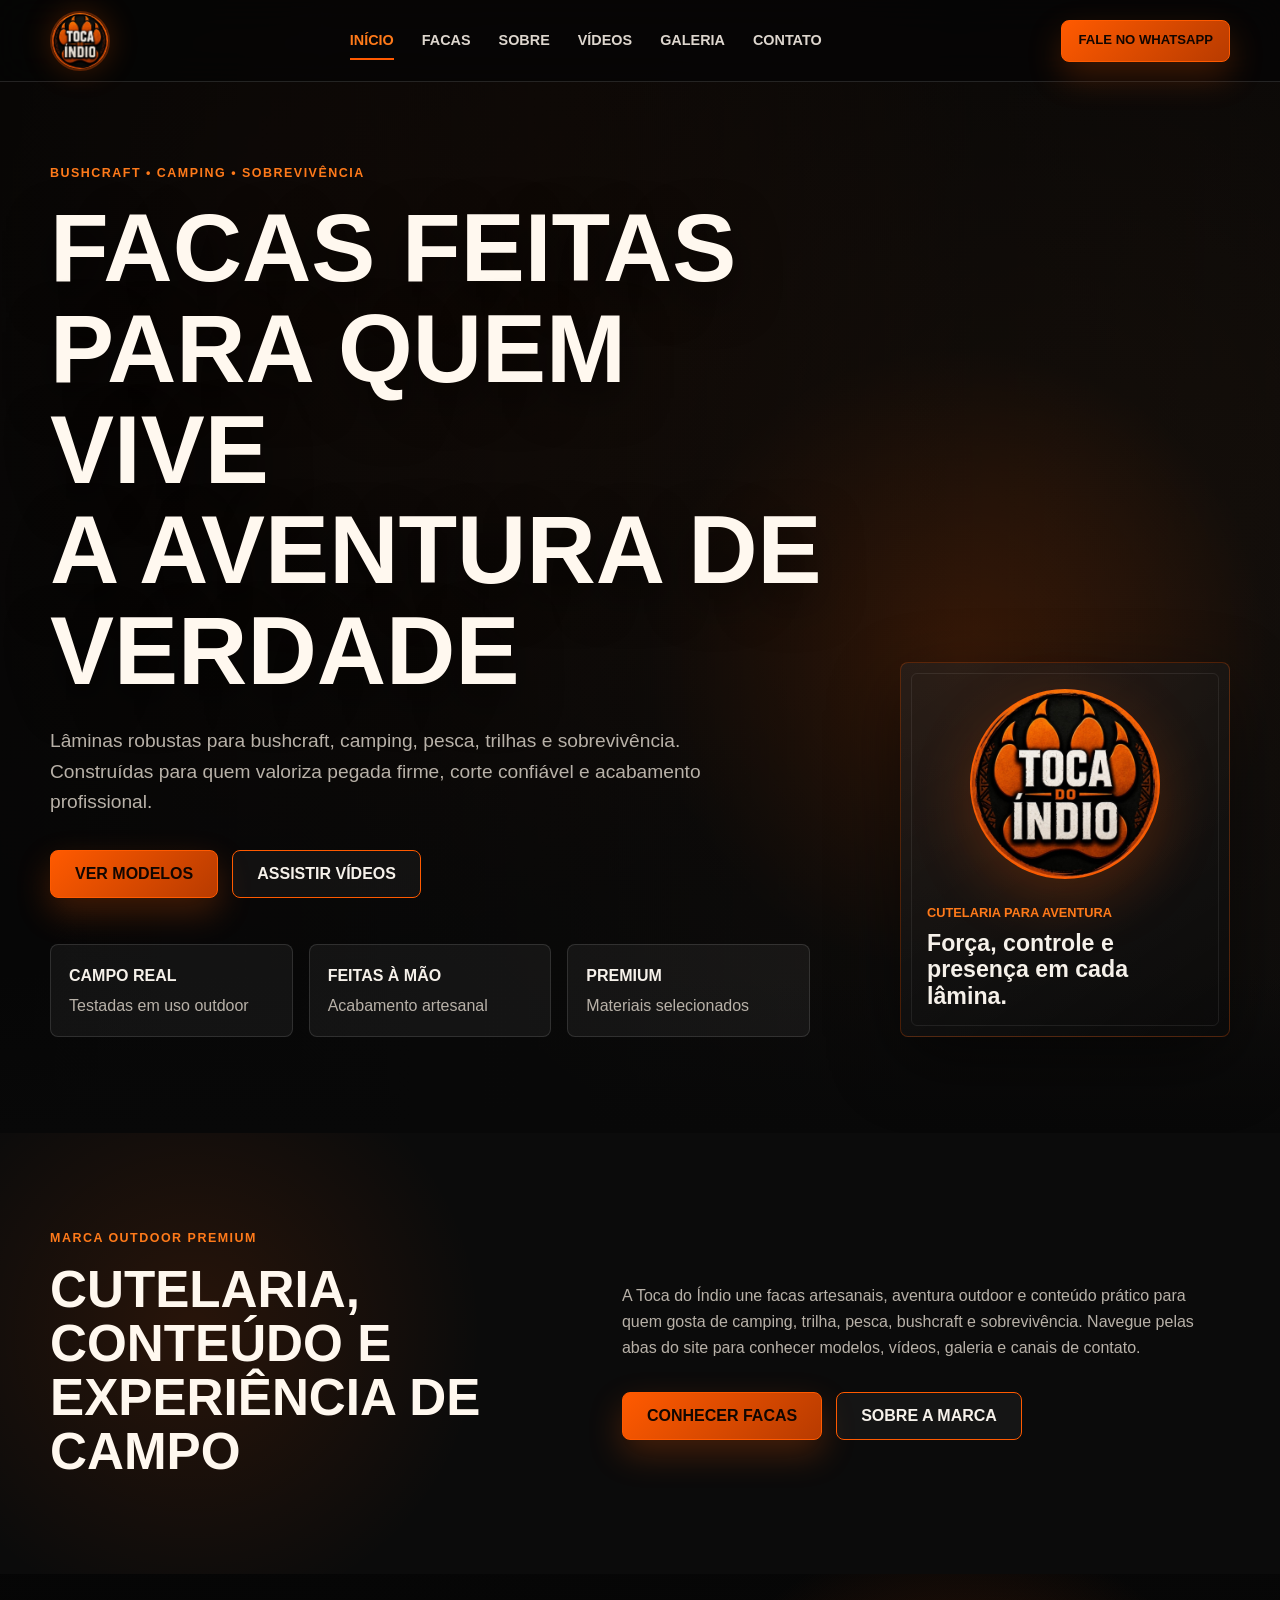
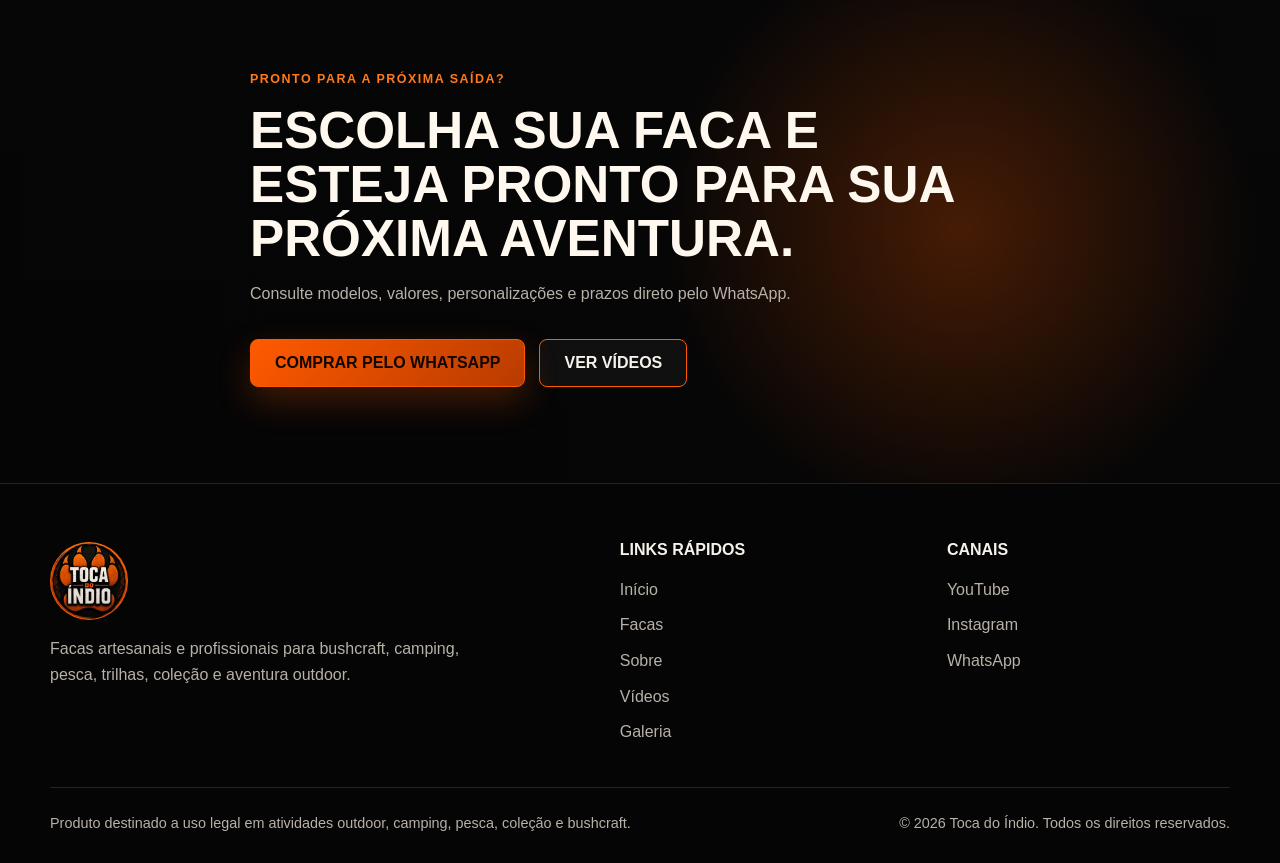
<file: index.html>
<!DOCTYPE html>
<html lang="pt-BR">
<head>
  <meta charset="UTF-8">
  <meta name="viewport" content="width=device-width, initial-scale=1.0">
  <title>Toca do Índio | Facas Artesanais para Bushcraft e Aventura Outdoor</title>
  <meta name="description" content="Facas artesanais e profissionais para bushcraft, camping, pesca, trilhas e sobrevivência. Conheça a Toca do Índio.">
  <meta name="theme-color" content="#0b0b0b">
  <link rel="preconnect" href="https://images.unsplash.com">
  <link rel="stylesheet" href="style.css">
</head>
<body>
  <header class="site-header">
    <nav class="nav container" aria-label="Navegação principal">
      <a class="brand" href="index.html" aria-label="Toca do Índio - Início">
        <img src="logo.jpg" alt="Logo Toca do Índio">
      </a>

      <button class="nav-toggle" type="button" aria-label="Abrir menu" aria-expanded="false" aria-controls="main-menu">
        <span></span>
        <span></span>
        <span></span>
      </button>

      <div class="nav-menu" id="main-menu">
        <a class="active" href="index.html">Início</a>
        <a href="facas.html">Facas</a>
        <a href="sobre.html">Sobre</a>
        <a href="videos.html">Vídeos</a>
        <a href="galeria.html">Galeria</a>
        <a href="contato.html">Contato</a>
      </div>

      <a class="btn btn-small header-cta" href="https://wa.me/5500000000000" target="_blank" rel="noopener">Fale no WhatsApp</a>
    </nav>
  </header>

  <main>
    <section class="hero section" id="inicio">
      <div class="hero-bg" aria-hidden="true"></div>
      <div class="container hero-grid">
        <div class="hero-copy">
          <p class="eyebrow">Bushcraft • Camping • Sobrevivência</p>
          <h1>
            <span>Facas feitas</span>
            <span>para quem vive</span>
            <span>a aventura de</span>
            <span>verdade</span>
          </h1>
          <p class="hero-text">Lâminas robustas para bushcraft, camping, pesca, trilhas e sobrevivência. Construídas para quem valoriza pegada firme, corte confiável e acabamento profissional.</p>
          <div class="hero-actions">
            <a class="btn" href="facas.html">Ver modelos</a>
            <a class="btn btn-outline" href="videos.html">Assistir vídeos</a>
          </div>
          <div class="hero-stats" aria-label="Diferenciais">
            <span><strong>Campo real</strong> Testadas em uso outdoor</span>
            <span><strong>Feitas à mão</strong> Acabamento artesanal</span>
            <span><strong>Premium</strong> Materiais selecionados</span>
          </div>
        </div>

        <aside class="hero-panel" aria-label="Destaque da marca">
          <img src="logo.jpg" alt="Símbolo Toca do Índio">
          <div>
            <p>Cutelaria para aventura</p>
            <strong>Força, controle e presença em cada lâmina.</strong>
          </div>
        </aside>
      </div>
    </section>

    <section class="section home-intro">
      <div class="container split-callout">
        <div class="reveal">
          <p class="eyebrow">Marca outdoor premium</p>
          <h2>Cutelaria, conteúdo e experiência de campo</h2>
        </div>
        <div class="reveal">
          <p>A Toca do Índio une facas artesanais, aventura outdoor e conteúdo prático para quem gosta de camping, trilha, pesca, bushcraft e sobrevivência. Navegue pelas abas do site para conhecer modelos, vídeos, galeria e canais de contato.</p>
          <div class="hero-actions">
            <a class="btn" href="facas.html">Conhecer facas</a>
            <a class="btn btn-outline" href="sobre.html">Sobre a marca</a>
          </div>
        </div>
      </div>
    </section>

    <section class="final-cta section">
      <div class="container final-cta-content reveal">
        <p class="eyebrow">Pronto para a próxima saída?</p>
        <h2>Escolha sua faca e esteja pronto para sua próxima aventura.</h2>
        <p>Consulte modelos, valores, personalizações e prazos direto pelo WhatsApp.</p>
        <div class="hero-actions">
          <a class="btn" href="https://wa.me/5500000000000" target="_blank" rel="noopener">Comprar pelo WhatsApp</a>
          <a class="btn btn-outline" href="videos.html">Ver vídeos</a>
        </div>
      </div>
    </section>
  </main>

  <footer class="site-footer">
    <div class="container footer-grid">
      <div class="footer-brand">
        <img src="logo.jpg" alt="Logo Toca do Índio">
        <p>Facas artesanais e profissionais para bushcraft, camping, pesca, trilhas, coleção e aventura outdoor.</p>
      </div>
      <div class="footer-links">
        <h2>Links rápidos</h2>
        <a href="index.html">Início</a>
        <a href="facas.html">Facas</a>
        <a href="sobre.html">Sobre</a>
        <a href="videos.html">Vídeos</a>
        <a href="galeria.html">Galeria</a>
      </div>
      <div class="footer-links">
        <h2>Canais</h2>
        <a href="https://www.youtube.com/" target="_blank" rel="noopener">YouTube</a>
        <a href="https://www.instagram.com/" target="_blank" rel="noopener">Instagram</a>
        <a href="https://wa.me/5500000000000" target="_blank" rel="noopener">WhatsApp</a>
      </div>
    </div>
    <div class="container footer-bottom">
      <p>Produto destinado a uso legal em atividades outdoor, camping, pesca, coleção e bushcraft.</p>
      <p>© 2026 Toca do Índio. Todos os direitos reservados.</p>
    </div>
  </footer>

  <script src="script.js"></script>
</body>
</html>
</file>
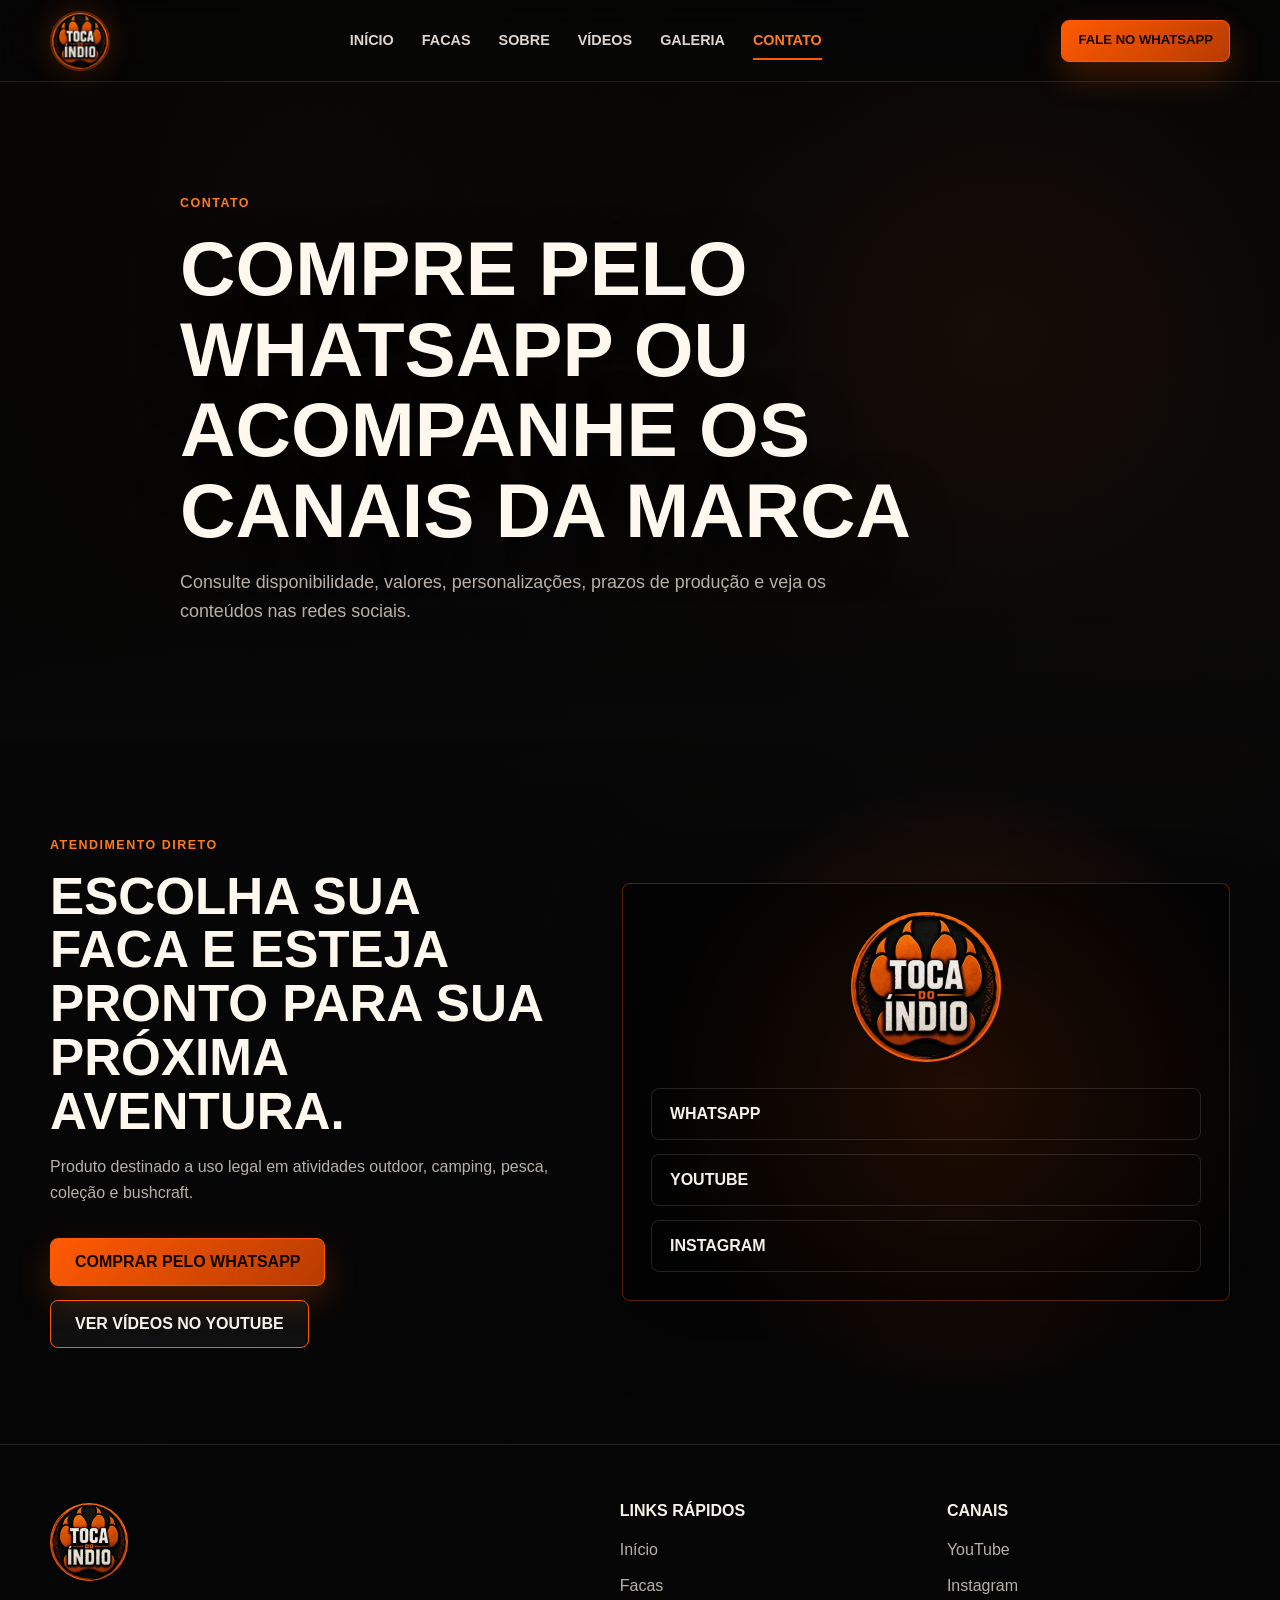
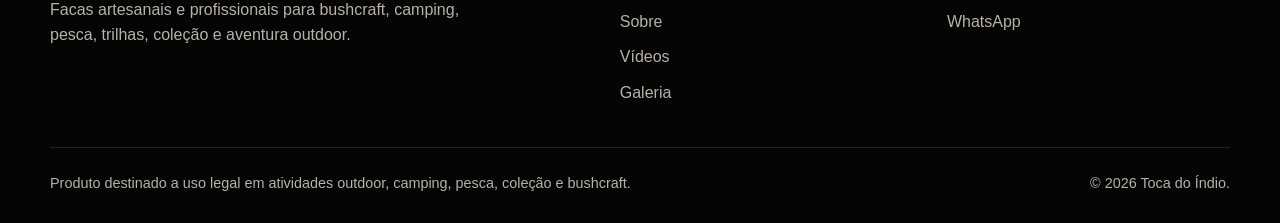
<file: contato.html>
<!DOCTYPE html>
<html lang="pt-BR">
<head>
  <meta charset="UTF-8">
  <meta name="viewport" content="width=device-width, initial-scale=1.0">
  <title>Contato | Toca do Índio</title>
  <meta name="description" content="Fale com a Toca do Índio pelo WhatsApp, YouTube ou Instagram para consultar facas artesanais e profissionais.">
  <link rel="stylesheet" href="style.css">
</head>
<body>
  <header class="site-header">
    <nav class="nav container" aria-label="Navegação principal">
      <a class="brand" href="index.html"><img src="logo.jpg" alt="Logo Toca do Índio"></a>
      <button class="nav-toggle" type="button" aria-label="Abrir menu" aria-expanded="false" aria-controls="main-menu"><span></span><span></span><span></span></button>
      <div class="nav-menu" id="main-menu">
        <a href="index.html">Início</a><a href="facas.html">Facas</a><a href="sobre.html">Sobre</a><a href="videos.html">Vídeos</a><a href="galeria.html">Galeria</a><a class="active" href="contato.html">Contato</a>
      </div>
      <a class="btn btn-small header-cta" href="https://wa.me/5500000000000" target="_blank" rel="noopener">Fale no WhatsApp</a>
    </nav>
  </header>

  <main>
    <section class="page-hero section">
      <div class="container page-hero-content reveal">
        <p class="eyebrow">Contato</p>
        <h1>Compre pelo WhatsApp ou acompanhe os canais da marca</h1>
        <p>Consulte disponibilidade, valores, personalizações, prazos de produção e veja os conteúdos nas redes sociais.</p>
      </div>
    </section>

    <section class="final-cta section">
      <div class="container contact-grid">
        <div class="final-cta-content reveal">
          <p class="eyebrow">Atendimento direto</p>
          <h2>Escolha sua faca e esteja pronto para sua próxima aventura.</h2>
          <p>Produto destinado a uso legal em atividades outdoor, camping, pesca, coleção e bushcraft.</p>
          <div class="hero-actions">
            <a class="btn" href="https://wa.me/5500000000000" target="_blank" rel="noopener">Comprar pelo WhatsApp</a>
            <a class="btn btn-outline" href="https://www.youtube.com/" target="_blank" rel="noopener">Ver vídeos no YouTube</a>
          </div>
        </div>
        <div class="contact-panel reveal">
          <img src="logo.jpg" alt="Logo Toca do Índio">
          <a href="https://wa.me/5500000000000" target="_blank" rel="noopener">WhatsApp</a>
          <a href="https://www.youtube.com/" target="_blank" rel="noopener">YouTube</a>
          <a href="https://www.instagram.com/" target="_blank" rel="noopener">Instagram</a>
        </div>
      </div>
    </section>
  </main>

  <footer class="site-footer">
    <div class="container footer-grid">
      <div class="footer-brand"><img src="logo.jpg" alt="Logo Toca do Índio"><p>Facas artesanais e profissionais para bushcraft, camping, pesca, trilhas, coleção e aventura outdoor.</p></div>
      <div class="footer-links"><h2>Links rápidos</h2><a href="index.html">Início</a><a href="facas.html">Facas</a><a href="sobre.html">Sobre</a><a href="videos.html">Vídeos</a><a href="galeria.html">Galeria</a></div>
      <div class="footer-links"><h2>Canais</h2><a href="https://www.youtube.com/" target="_blank" rel="noopener">YouTube</a><a href="https://www.instagram.com/" target="_blank" rel="noopener">Instagram</a><a href="https://wa.me/5500000000000" target="_blank" rel="noopener">WhatsApp</a></div>
    </div>
    <div class="container footer-bottom"><p>Produto destinado a uso legal em atividades outdoor, camping, pesca, coleção e bushcraft.</p><p>© 2026 Toca do Índio.</p></div>
  </footer>
  <script src="script.js"></script>
</body>
</html>
</file>
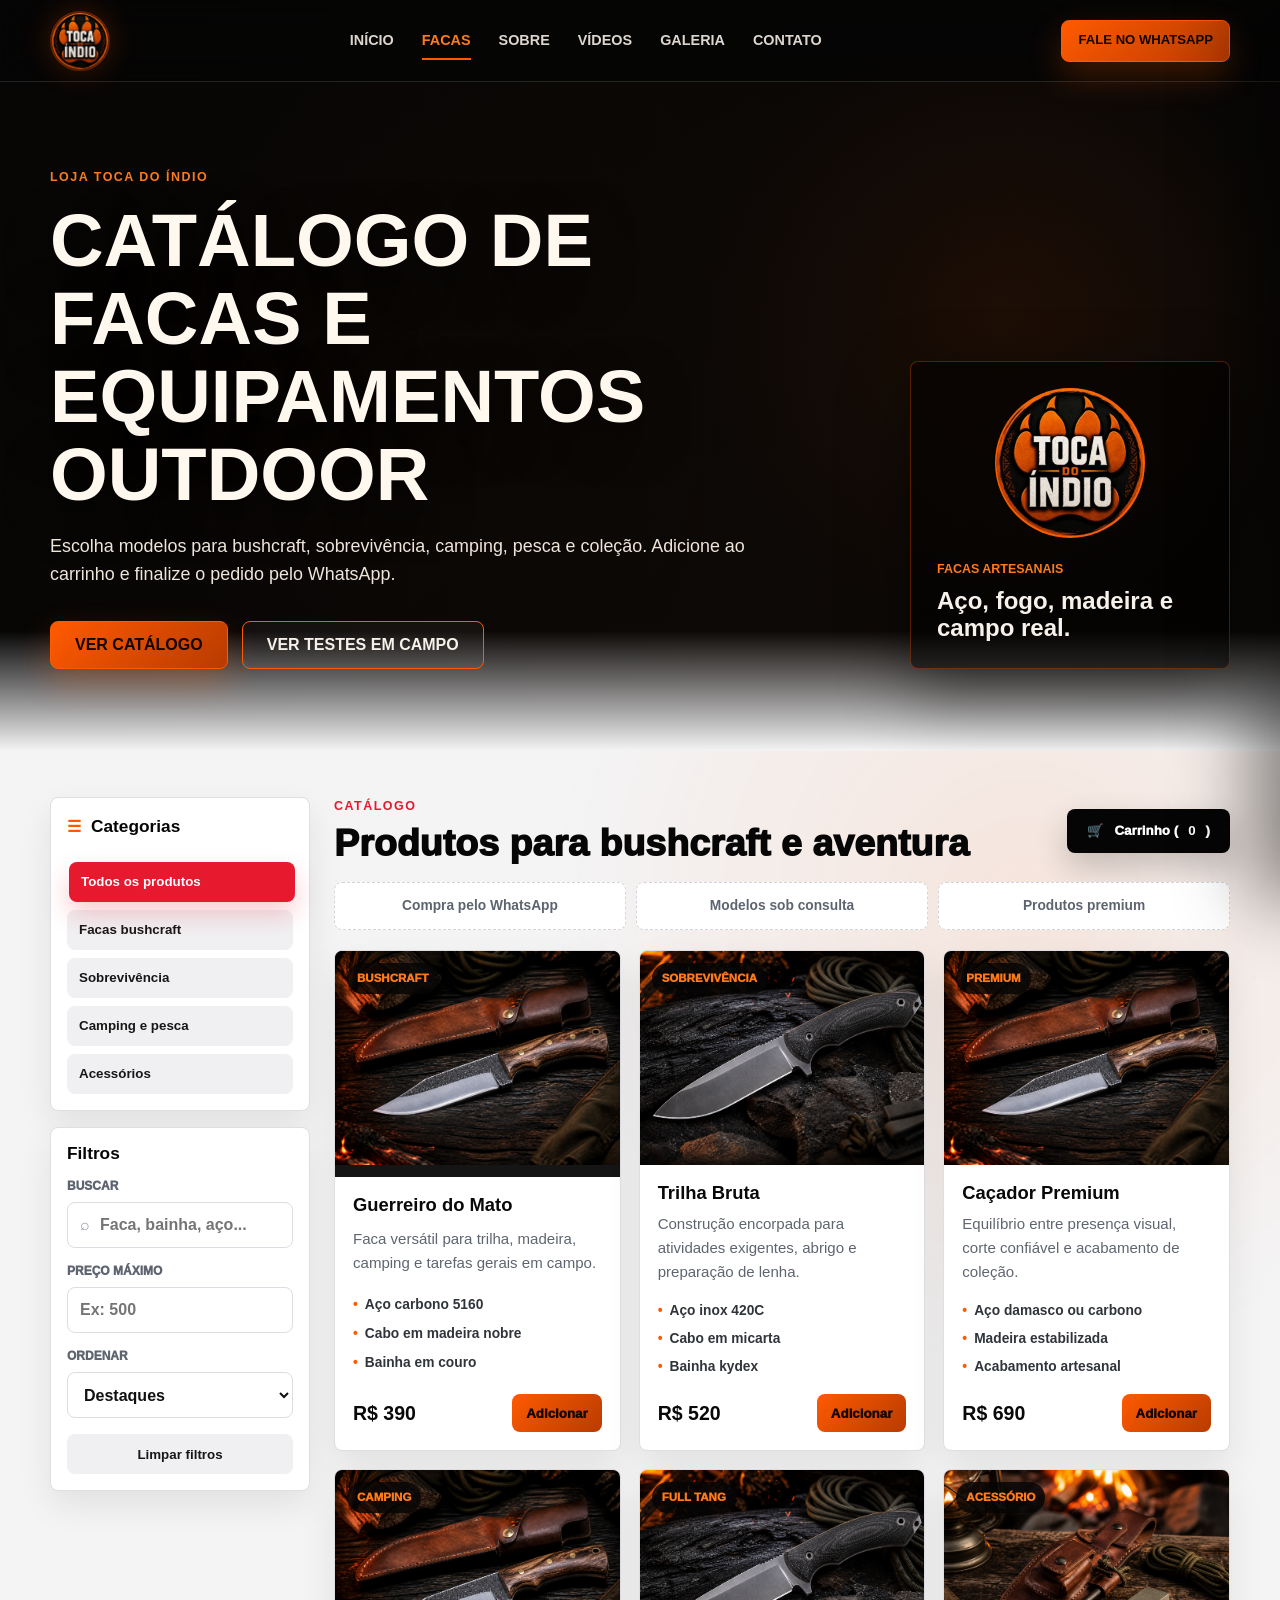
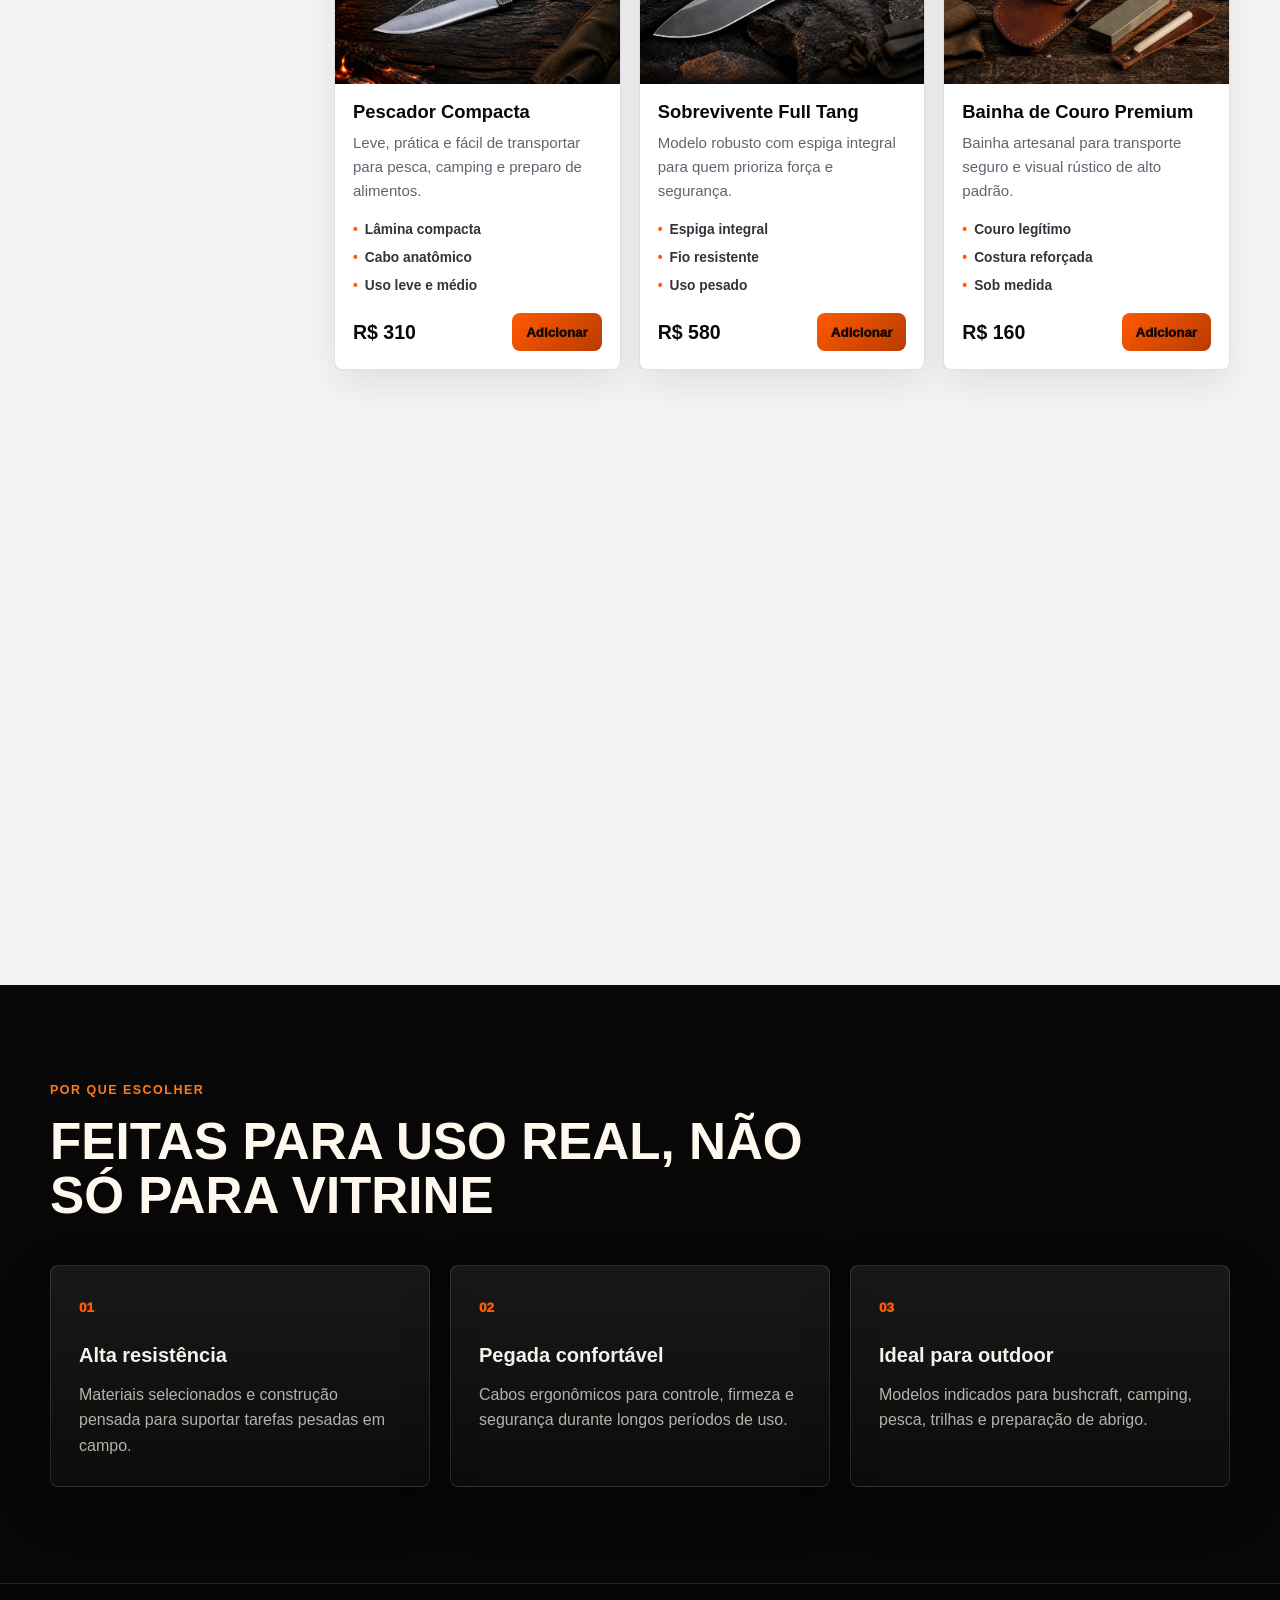
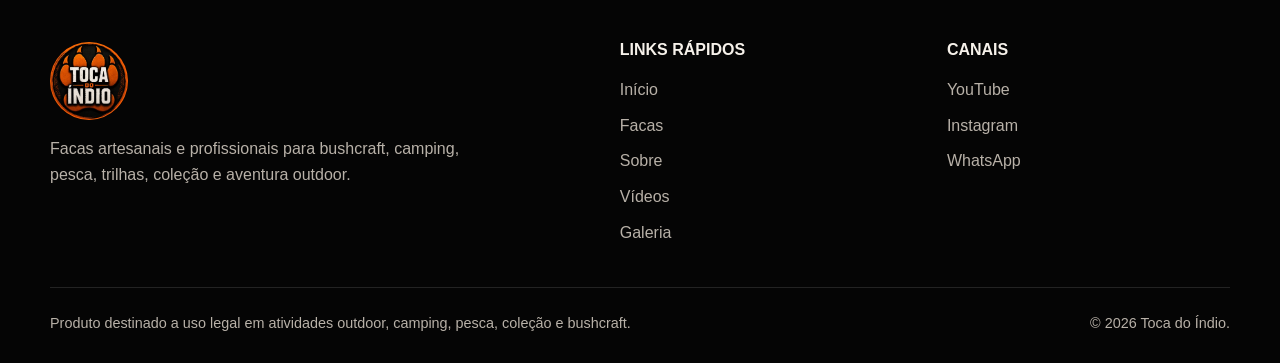
<file: facas.html>
<!DOCTYPE html>
<html lang="pt-BR">
<head>
  <meta charset="UTF-8">
  <meta name="viewport" content="width=device-width, initial-scale=1.0">
  <title>Loja de Facas | Toca do Índio</title>
  <meta name="description" content="Catálogo de facas artesanais, equipamentos outdoor e acessórios da Toca do Índio para bushcraft, camping, pesca e sobrevivência.">
  <link rel="stylesheet" href="style.css">
</head>
<body>
  <header class="site-header">
    <nav class="nav container" aria-label="Navegação principal">
      <a class="brand" href="index.html"><img src="logo.jpg" alt="Logo Toca do Índio"></a>
      <button class="nav-toggle" type="button" aria-label="Abrir menu" aria-expanded="false" aria-controls="main-menu"><span></span><span></span><span></span></button>
      <div class="nav-menu" id="main-menu">
        <a href="index.html">Início</a>
        <a class="active" href="facas.html">Facas</a>
        <a href="sobre.html">Sobre</a>
        <a href="videos.html">Vídeos</a>
        <a href="galeria.html">Galeria</a>
        <a href="contato.html">Contato</a>
      </div>
      <a class="btn btn-small header-cta" href="https://wa.me/5500000000000" target="_blank" rel="noopener">Fale no WhatsApp</a>
    </nav>
  </header>

  <main>
    <section class="shop-hero">
      <div class="container shop-hero-grid">
        <div class="shop-hero-copy reveal">
          <p class="eyebrow">Loja Toca do Índio</p>
          <h1>
            <span>Catálogo de</span>
            <span>facas e</span>
            <span>equipamentos</span>
            <span>outdoor</span>
          </h1>
          <p>Escolha modelos para bushcraft, sobrevivência, camping, pesca e coleção. Adicione ao carrinho e finalize o pedido pelo WhatsApp.</p>
          <div class="hero-actions">
            <a class="btn" href="#catalogo">Ver catálogo</a>
            <a class="btn btn-outline" href="videos.html">Ver testes em campo</a>
          </div>
        </div>
        <div class="shop-hero-card reveal">
          <img src="logo.jpg" alt="Logo Toca do Índio">
          <span>Facas artesanais</span>
          <strong>Aço, fogo, madeira e campo real.</strong>
        </div>
      </div>
    </section>

    <section class="shop-section" id="catalogo">
      <div class="container shop-layout">
        <aside class="shop-sidebar reveal" aria-label="Filtros do catálogo">
          <div class="filter-card">
            <div class="filter-title">
              <span aria-hidden="true">☰</span>
              <h2>Categorias</h2>
            </div>
            <button class="category-btn is-active" type="button" data-category="todos">Todos os produtos</button>
            <button class="category-btn" type="button" data-category="bushcraft">Facas bushcraft</button>
            <button class="category-btn" type="button" data-category="sobrevivencia">Sobrevivência</button>
            <button class="category-btn" type="button" data-category="camping">Camping e pesca</button>
            <button class="category-btn" type="button" data-category="acessorios">Acessórios</button>
          </div>

          <div class="filter-card">
            <div class="filter-title">
              <h2>Filtros</h2>
            </div>
            <label class="field-label" for="shop-search">Buscar</label>
            <div class="input-wrap">
              <span aria-hidden="true">⌕</span>
              <input id="shop-search" type="search" placeholder="Faca, bainha, aço...">
            </div>

            <label class="field-label" for="max-price">Preço máximo</label>
            <input id="max-price" class="filter-input" type="number" min="0" placeholder="Ex: 500">

            <label class="field-label" for="sort-products">Ordenar</label>
            <select id="sort-products" class="filter-input">
              <option value="featured">Destaques</option>
              <option value="price-asc">Menor preço</option>
              <option value="price-desc">Maior preço</option>
              <option value="name">Nome A-Z</option>
            </select>

            <button class="clear-filters" type="button">Limpar filtros</button>
          </div>
        </aside>

        <div class="shop-content">
          <div class="shop-topbar reveal">
            <div>
              <p class="eyebrow">Catálogo</p>
              <h2>Produtos para bushcraft e aventura</h2>
            </div>
            <button class="cart-button" type="button" aria-label="Abrir carrinho">
              <span aria-hidden="true">🛒</span>
              Carrinho (<strong data-cart-count>0</strong>)
            </button>
          </div>

          <div class="shop-highlights reveal" aria-label="Diferenciais da loja">
            <span>Compra pelo WhatsApp</span>
            <span>Modelos sob consulta</span>
            <span>Produtos premium</span>
          </div>

          <div class="catalog-grid" data-product-grid>
            <article class="catalog-card reveal" data-category="bushcraft" data-name="Guerreiro do Mato" data-price="390" data-featured="1">
              <div class="catalog-image">
                <img src="assets/knife-bushcraft.png" alt="Faca artesanal Guerreiro do Mato">
                <span>Bushcraft</span>
              </div>
              <div class="catalog-body">
                <h3>Guerreiro do Mato</h3>
                <p>Faca versátil para trilha, madeira, camping e tarefas gerais em campo.</p>
                <ul>
                  <li>Aço carbono 5160</li>
                  <li>Cabo em madeira nobre</li>
                  <li>Bainha em couro</li>
                </ul>
                <div class="catalog-footer">
                  <strong>R$ 390</strong>
                  <button type="button" class="add-cart" data-name="Guerreiro do Mato" data-price="390">Adicionar</button>
                </div>
              </div>
            </article>

            <article class="catalog-card reveal" data-category="sobrevivencia" data-name="Trilha Bruta" data-price="520" data-featured="2">
              <div class="catalog-image">
                <img src="assets/knife-survival.png" alt="Faca artesanal Trilha Bruta">
                <span>Sobrevivência</span>
              </div>
              <div class="catalog-body">
                <h3>Trilha Bruta</h3>
                <p>Construção encorpada para atividades exigentes, abrigo e preparação de lenha.</p>
                <ul>
                  <li>Aço inox 420C</li>
                  <li>Cabo em micarta</li>
                  <li>Bainha kydex</li>
                </ul>
                <div class="catalog-footer">
                  <strong>R$ 520</strong>
                  <button type="button" class="add-cart" data-name="Trilha Bruta" data-price="520">Adicionar</button>
                </div>
              </div>
            </article>

            <article class="catalog-card reveal" data-category="bushcraft" data-name="Caçador Premium" data-price="690" data-featured="3">
              <div class="catalog-image">
                <img src="assets/knife-bushcraft.png" alt="Faca artesanal Caçador Premium">
                <span>Premium</span>
              </div>
              <div class="catalog-body">
                <h3>Caçador Premium</h3>
                <p>Equilíbrio entre presença visual, corte confiável e acabamento de coleção.</p>
                <ul>
                  <li>Aço damasco ou carbono</li>
                  <li>Madeira estabilizada</li>
                  <li>Acabamento artesanal</li>
                </ul>
                <div class="catalog-footer">
                  <strong>R$ 690</strong>
                  <button type="button" class="add-cart" data-name="Caçador Premium" data-price="690">Adicionar</button>
                </div>
              </div>
            </article>

            <article class="catalog-card reveal" data-category="camping" data-name="Pescador Compacta" data-price="310" data-featured="4">
              <div class="catalog-image">
                <img src="assets/knife-bushcraft.png" alt="Faca compacta para pesca e camping">
                <span>Camping</span>
              </div>
              <div class="catalog-body">
                <h3>Pescador Compacta</h3>
                <p>Leve, prática e fácil de transportar para pesca, camping e preparo de alimentos.</p>
                <ul>
                  <li>Lâmina compacta</li>
                  <li>Cabo anatômico</li>
                  <li>Uso leve e médio</li>
                </ul>
                <div class="catalog-footer">
                  <strong>R$ 310</strong>
                  <button type="button" class="add-cart" data-name="Pescador Compacta" data-price="310">Adicionar</button>
                </div>
              </div>
            </article>

            <article class="catalog-card reveal" data-category="sobrevivencia" data-name="Sobrevivente Full Tang" data-price="580" data-featured="5">
              <div class="catalog-image">
                <img src="assets/knife-survival.png" alt="Faca full tang para sobrevivência">
                <span>Full Tang</span>
              </div>
              <div class="catalog-body">
                <h3>Sobrevivente Full Tang</h3>
                <p>Modelo robusto com espiga integral para quem prioriza força e segurança.</p>
                <ul>
                  <li>Espiga integral</li>
                  <li>Fio resistente</li>
                  <li>Uso pesado</li>
                </ul>
                <div class="catalog-footer">
                  <strong>R$ 580</strong>
                  <button type="button" class="add-cart" data-name="Sobrevivente Full Tang" data-price="580">Adicionar</button>
                </div>
              </div>
            </article>

            <article class="catalog-card reveal" data-category="acessorios" data-name="Bainha de Couro Premium" data-price="160" data-featured="6">
              <div class="catalog-image">
                <img src="assets/kit-acessorios.png" alt="Bainha de couro premium">
                <span>Acessório</span>
              </div>
              <div class="catalog-body">
                <h3>Bainha de Couro Premium</h3>
                <p>Bainha artesanal para transporte seguro e visual rústico de alto padrão.</p>
                <ul>
                  <li>Couro legítimo</li>
                  <li>Costura reforçada</li>
                  <li>Sob medida</li>
                </ul>
                <div class="catalog-footer">
                  <strong>R$ 160</strong>
                  <button type="button" class="add-cart" data-name="Bainha de Couro Premium" data-price="160">Adicionar</button>
                </div>
              </div>
            </article>

            <article class="catalog-card reveal" data-category="acessorios" data-name="Kit Afiação de Campo" data-price="120" data-featured="7">
              <div class="catalog-image">
                <img src="assets/kit-acessorios.png" alt="Kit de afiação de campo">
                <span>Acessório</span>
              </div>
              <div class="catalog-body">
                <h3>Kit Afiação de Campo</h3>
                <p>Compacto para manter o fio em dia durante trilhas, pescarias e acampamentos.</p>
                <ul>
                  <li>Uso portátil</li>
                  <li>Para manutenção</li>
                  <li>Ideal para mochila</li>
                </ul>
                <div class="catalog-footer">
                  <strong>R$ 120</strong>
                  <button type="button" class="add-cart" data-name="Kit Afiação de Campo" data-price="120">Adicionar</button>
                </div>
              </div>
            </article>

            <article class="catalog-card reveal" data-category="camping" data-name="Kit Fogo e Abrigo" data-price="210" data-featured="8">
              <div class="catalog-image">
                <img src="assets/kit-acessorios.png" alt="Kit fogo e abrigo para camping">
                <span>Outdoor</span>
              </div>
              <div class="catalog-body">
                <h3>Kit Fogo e Abrigo</h3>
                <p>Conjunto de apoio para saídas outdoor, fogueira, camping e montagem de abrigo.</p>
                <ul>
                  <li>Pederneira</li>
                  <li>Paracord</li>
                  <li>Bolsa compacta</li>
                </ul>
                <div class="catalog-footer">
                  <strong>R$ 210</strong>
                  <button type="button" class="add-cart" data-name="Kit Fogo e Abrigo" data-price="210">Adicionar</button>
                </div>
              </div>
            </article>
          </div>

          <div class="empty-state" data-empty-state>
            Nenhum produto encontrado nesse filtro.
          </div>
        </div>
      </div>
    </section>

    <section class="section benefits">
      <div class="container">
        <div class="section-heading reveal">
          <p class="eyebrow">Por que escolher</p>
          <h2>Feitas para uso real, não só para vitrine</h2>
        </div>
        <div class="benefit-grid">
          <article class="benefit-card reveal"><span>01</span><h3>Alta resistência</h3><p>Materiais selecionados e construção pensada para suportar tarefas pesadas em campo.</p></article>
          <article class="benefit-card reveal"><span>02</span><h3>Pegada confortável</h3><p>Cabos ergonômicos para controle, firmeza e segurança durante longos períodos de uso.</p></article>
          <article class="benefit-card reveal"><span>03</span><h3>Ideal para outdoor</h3><p>Modelos indicados para bushcraft, camping, pesca, trilhas e preparação de abrigo.</p></article>
        </div>
      </div>
    </section>
  </main>

  <div class="cart-overlay" data-cart-overlay></div>
  <aside class="cart-drawer" data-cart-drawer aria-label="Carrinho de compras" aria-hidden="true">
    <div class="cart-head">
      <div>
        <p class="eyebrow">Pedido</p>
        <h2>Carrinho</h2>
      </div>
      <button type="button" class="cart-close" data-cart-close aria-label="Fechar carrinho">×</button>
    </div>
    <div class="cart-items" data-cart-items>
      <p class="cart-empty">Seu carrinho está vazio.</p>
    </div>
    <div class="cart-summary">
      <span>Total estimado</span>
      <strong data-cart-total>R$ 0</strong>
    </div>
    <a class="btn cart-checkout" data-cart-checkout href="https://wa.me/5500000000000" target="_blank" rel="noopener">Finalizar pelo WhatsApp</a>
  </aside>

  <footer class="site-footer">
    <div class="container footer-grid">
      <div class="footer-brand"><img src="logo.jpg" alt="Logo Toca do Índio"><p>Facas artesanais e profissionais para bushcraft, camping, pesca, trilhas, coleção e aventura outdoor.</p></div>
      <div class="footer-links"><h2>Links rápidos</h2><a href="index.html">Início</a><a href="facas.html">Facas</a><a href="sobre.html">Sobre</a><a href="videos.html">Vídeos</a><a href="galeria.html">Galeria</a></div>
      <div class="footer-links"><h2>Canais</h2><a href="https://www.youtube.com/" target="_blank" rel="noopener">YouTube</a><a href="https://www.instagram.com/" target="_blank" rel="noopener">Instagram</a><a href="https://wa.me/5500000000000" target="_blank" rel="noopener">WhatsApp</a></div>
    </div>
    <div class="container footer-bottom"><p>Produto destinado a uso legal em atividades outdoor, camping, pesca, coleção e bushcraft.</p><p>© 2026 Toca do Índio.</p></div>
  </footer>
  <script src="script.js"></script>
</body>
</html>
</file>
<file: style.css>
:root {
  --black: #050505;
  --black-soft: #0d0d0d;
  --charcoal: #161616;
  --steel: #262626;
  --steel-light: #3a3a3a;
  --orange: #ff5a00;
  --orange-soft: #ff7a1a;
  --ember: #b83b00;
  --white: #f6f1ea;
  --muted: #b8b1a8;
  --line: rgba(255, 255, 255, 0.12);
  --shadow: 0 24px 70px rgba(0, 0, 0, 0.48);
  --radius: 8px;
  --max-width: 1180px;
  --header-height: 82px;
  font-family: Inter, "Segoe UI", Roboto, Arial, sans-serif;
}

* {
  box-sizing: border-box;
}

html {
  scroll-behavior: smooth;
}

body {
  margin: 0;
  background:
    radial-gradient(circle at 20% 10%, rgba(255, 90, 0, 0.16), transparent 30%),
    radial-gradient(circle at 80% 20%, rgba(255, 122, 26, 0.09), transparent 34%),
    linear-gradient(180deg, #080808 0%, #101010 42%, #050505 100%);
  color: var(--white);
  line-height: 1.6;
  overflow-x: hidden;
}

html {
  overflow-x: hidden;
}

body.menu-open {
  overflow: hidden;
}

img {
  display: block;
  max-width: 100%;
}

a {
  color: inherit;
  text-decoration: none;
}

.container {
  width: min(calc(100% - 40px), var(--max-width));
  margin: 0 auto;
}

.section {
  position: relative;
  padding: 96px 0;
}

.section-heading {
  width: min(760px, 100%);
  margin-bottom: 42px;
}

.section-heading.center {
  margin-inline: auto;
  text-align: center;
}

.eyebrow {
  margin: 0 0 14px;
  color: var(--orange-soft);
  font-size: 0.78rem;
  font-weight: 800;
  letter-spacing: 0.12em;
  text-transform: uppercase;
}

h1,
h2,
h3 {
  margin: 0;
  line-height: 1.05;
  letter-spacing: 0;
}

h1 {
  max-width: 780px;
  color: #fff8ef;
  font-size: clamp(2.65rem, 8vw, 6rem);
  text-shadow: 0 16px 46px rgba(0, 0, 0, 0.7);
  text-transform: uppercase;
  overflow-wrap: break-word;
}

h1 span {
  display: block;
}

h2 {
  color: #fff8ef;
  font-size: clamp(2rem, 4vw, 3.5rem);
  text-transform: uppercase;
  overflow-wrap: break-word;
}

h3 {
  font-size: 1.25rem;
}

p {
  color: var(--muted);
}

.btn {
  display: inline-flex;
  align-items: center;
  justify-content: center;
  min-height: 48px;
  padding: 0 24px;
  border: 1px solid var(--orange);
  border-radius: var(--radius);
  background: linear-gradient(135deg, var(--orange), var(--ember));
  color: #120600;
  box-shadow: 0 14px 34px rgba(255, 90, 0, 0.24);
  font-weight: 900;
  line-height: 1.1;
  text-transform: uppercase;
  transition: transform 180ms ease, box-shadow 180ms ease, border-color 180ms ease, background 180ms ease;
}

.btn:hover,
.btn:focus-visible {
  transform: translateY(-2px);
  border-color: var(--orange-soft);
  background: linear-gradient(135deg, var(--orange-soft), var(--orange));
  box-shadow: 0 18px 42px rgba(255, 90, 0, 0.36);
}

.btn-outline {
  background: rgba(255, 255, 255, 0.04);
  color: var(--white);
  box-shadow: none;
}

.btn-outline:hover,
.btn-outline:focus-visible {
  background: rgba(255, 90, 0, 0.12);
  color: var(--white);
}

.btn-small {
  min-height: 42px;
  padding-inline: 16px;
  font-size: 0.82rem;
}

.site-header {
  position: fixed;
  inset: 0 0 auto 0;
  z-index: 100;
  height: var(--header-height);
  border-bottom: 1px solid var(--line);
  background: rgba(5, 5, 5, 0.82);
  backdrop-filter: blur(18px);
}

.nav {
  display: flex;
  align-items: center;
  justify-content: space-between;
  height: 100%;
  gap: 24px;
}

.brand {
  display: inline-flex;
  align-items: center;
  flex: 0 0 auto;
}

.brand img {
  width: 60px;
  height: 60px;
  border: 2px solid rgba(255, 90, 0, 0.35);
  border-radius: 50%;
  object-fit: cover;
  box-shadow: 0 0 30px rgba(255, 90, 0, 0.22);
}

.nav-menu {
  display: flex;
  align-items: center;
  justify-content: center;
  gap: 28px;
  color: #ddd6ce;
  font-size: 0.9rem;
  font-weight: 800;
  text-transform: uppercase;
}

.nav-menu a {
  position: relative;
  padding: 8px 0;
}

.nav-menu a::after {
  position: absolute;
  right: 0;
  bottom: 0;
  left: 0;
  height: 2px;
  background: var(--orange);
  content: "";
  transform: scaleX(0);
  transform-origin: center;
  transition: transform 180ms ease;
}

.nav-menu a:hover::after,
.nav-menu a:focus-visible::after,
.nav-menu a.active::after {
  transform: scaleX(1);
}

.nav-menu a.active {
  color: var(--orange-soft);
}

.nav-toggle {
  display: none;
  flex: 0 0 auto;
  margin-left: auto;
  width: 46px;
  height: 42px;
  border: 1px solid rgba(255, 90, 0, 0.58);
  border-radius: var(--radius);
  background: rgba(255, 90, 0, 0.09);
  box-shadow: 0 10px 26px rgba(255, 90, 0, 0.16);
  cursor: pointer;
}

.nav-toggle span {
  display: block;
  width: 22px;
  height: 2px;
  margin: 5px auto;
  background: var(--white);
  transition: transform 180ms ease, opacity 180ms ease;
}

.nav-toggle.is-active span:nth-child(1) {
  transform: translateY(7px) rotate(45deg);
}

.nav-toggle.is-active span:nth-child(2) {
  opacity: 0;
}

.nav-toggle.is-active span:nth-child(3) {
  transform: translateY(-7px) rotate(-45deg);
}

.hero {
  min-height: 100vh;
  padding-top: calc(var(--header-height) + 82px);
  overflow: hidden;
  display: grid;
  align-items: center;
}

.hero-bg {
  position: absolute;
  inset: 0;
  background:
    linear-gradient(90deg, rgba(5, 5, 5, 0.9), rgba(5, 5, 5, 0.68) 46%, rgba(5, 5, 5, 0.36)),
    radial-gradient(circle at 74% 58%, rgba(255, 90, 0, 0.34), transparent 26%),
    url("https://images.unsplash.com/photo-1448375240586-882707db888b?auto=format&fit=crop&w=1800&q=80") center/cover;
  transform: scale(1.04);
}

.hero::after {
  position: absolute;
  inset: auto 0 0;
  height: 160px;
  background: linear-gradient(180deg, transparent, #080808);
  content: "";
  pointer-events: none;
}

.hero-grid {
  position: relative;
  z-index: 2;
  display: grid;
  grid-template-columns: minmax(0, 1fr) 330px;
  gap: 44px;
  align-items: end;
}

.hero-text {
  max-width: 700px;
  margin: 24px 0 0;
  font-size: clamp(1.02rem, 1.5vw, 1.25rem);
}

.hero-actions {
  display: flex;
  flex-wrap: wrap;
  gap: 14px;
  margin-top: 32px;
}

.hero-stats {
  display: grid;
  grid-template-columns: repeat(3, minmax(0, 1fr));
  gap: 16px;
  width: min(760px, 100%);
  margin-top: 46px;
}

.hero-stats span {
  min-height: 84px;
  padding: 18px;
  border: 1px solid var(--line);
  border-radius: var(--radius);
  background: rgba(255, 255, 255, 0.05);
  color: var(--muted);
}

.hero-stats strong {
  display: block;
  margin-bottom: 4px;
  color: var(--white);
  text-transform: uppercase;
}

.hero-panel {
  position: relative;
  padding: 26px;
  border: 1px solid rgba(255, 90, 0, 0.26);
  border-radius: var(--radius);
  background:
    linear-gradient(145deg, rgba(255, 255, 255, 0.08), rgba(255, 255, 255, 0.02)),
    rgba(0, 0, 0, 0.5);
  box-shadow: var(--shadow);
}

.hero-panel::before {
  position: absolute;
  inset: 10px;
  border: 1px solid rgba(255, 255, 255, 0.08);
  border-radius: calc(var(--radius) - 2px);
  content: "";
  pointer-events: none;
}

.hero-panel img {
  width: 190px;
  height: 190px;
  margin: 0 auto 24px;
  border-radius: 50%;
  object-fit: cover;
  box-shadow: 0 20px 60px rgba(255, 90, 0, 0.22);
}

.hero-panel p {
  margin: 0 0 6px;
  color: var(--orange-soft);
  font-size: 0.8rem;
  font-weight: 900;
  text-transform: uppercase;
}

.hero-panel strong {
  display: block;
  font-size: 1.45rem;
  line-height: 1.16;
}

.products,
.videos,
.testimonials {
  background: linear-gradient(180deg, #080808, #111);
}

.page-hero {
  min-height: 58vh;
  padding-top: calc(var(--header-height) + 112px);
  display: grid;
  align-items: end;
  overflow: hidden;
  background:
    linear-gradient(90deg, rgba(5, 5, 5, 0.92), rgba(5, 5, 5, 0.72)),
    radial-gradient(circle at 76% 44%, rgba(255, 90, 0, 0.24), transparent 28%),
    url("https://images.unsplash.com/photo-1513836279014-a89f7a76ae86?auto=format&fit=crop&w=1800&q=80") center/cover;
}

.page-hero::after {
  position: absolute;
  inset: auto 0 0;
  height: 120px;
  background: linear-gradient(180deg, transparent, #080808);
  content: "";
  pointer-events: none;
}

.page-hero-content {
  position: relative;
  z-index: 1;
  width: min(920px, 100%);
}

.page-hero-content h1 {
  font-size: clamp(2.25rem, 6vw, 5rem);
}

.page-hero-content p:not(.eyebrow) {
  max-width: 720px;
  font-size: 1.12rem;
}

.split-callout,
.contact-grid {
  display: grid;
  grid-template-columns: 0.92fr 1.08fr;
  gap: 54px;
  align-items: center;
}

.home-intro {
  background:
    radial-gradient(circle at 15% 45%, rgba(255, 90, 0, 0.12), transparent 26%),
    #0b0b0b;
}

.shop-hero {
  position: relative;
  padding: calc(var(--header-height) + 86px) 0 82px;
  overflow: hidden;
  background:
    linear-gradient(90deg, rgba(5, 5, 5, 0.94), rgba(5, 5, 5, 0.7)),
    radial-gradient(circle at 78% 42%, rgba(255, 90, 0, 0.32), transparent 28%),
    url("https://images.unsplash.com/photo-1511497584788-876760111969?auto=format&fit=crop&w=1800&q=80") center/cover;
}

.shop-hero::after {
  position: absolute;
  inset: auto 0 0;
  height: 120px;
  background: linear-gradient(180deg, transparent, #f4f4f5);
  content: "";
}

.shop-hero-grid {
  position: relative;
  z-index: 1;
  display: grid;
  grid-template-columns: minmax(0, 1fr) 320px;
  gap: 46px;
  align-items: end;
}

.shop-hero-copy h1 {
  max-width: 850px;
  font-size: clamp(2.35rem, 5.8vw, 5.4rem);
  overflow-wrap: anywhere;
}

.shop-hero-copy h1 span {
  display: block;
}

.shop-hero-copy p:not(.eyebrow) {
  max-width: 720px;
  color: #eee5db;
  font-size: 1.12rem;
  overflow-wrap: anywhere;
}

.shop-hero-card {
  padding: 26px;
  border: 1px solid rgba(255, 90, 0, 0.32);
  border-radius: var(--radius);
  background: rgba(0, 0, 0, 0.58);
  box-shadow: var(--shadow);
}

.shop-hero-card img {
  width: 150px;
  height: 150px;
  margin: 0 auto 22px;
  border-radius: 50%;
  object-fit: cover;
}

.shop-hero-card span {
  display: block;
  color: var(--orange-soft);
  font-size: 0.78rem;
  font-weight: 900;
  text-transform: uppercase;
}

.shop-hero-card strong {
  display: block;
  margin-top: 8px;
  font-size: 1.5rem;
  line-height: 1.12;
}

.shop-section {
  padding: 46px 0 96px;
  background:
    radial-gradient(circle at 80% 8%, rgba(255, 90, 0, 0.1), transparent 24%),
    #f4f4f5;
  color: #090909;
}

.shop-layout {
  display: grid;
  grid-template-columns: 260px minmax(0, 1fr);
  gap: 24px;
  align-items: start;
  max-width: 100%;
}

.shop-sidebar {
  position: sticky;
  top: calc(var(--header-height) + 24px);
  display: grid;
  gap: 16px;
}

.filter-card {
  max-width: 100%;
  padding: 16px;
  border: 1px solid #dedee3;
  border-radius: var(--radius);
  background: #fff;
  box-shadow: 0 14px 34px rgba(12, 12, 12, 0.08);
}

.filter-title {
  display: flex;
  align-items: center;
  gap: 10px;
  margin-bottom: 14px;
}

.filter-title span {
  color: var(--orange);
  font-weight: 900;
}

.filter-title h2,
.shop-topbar h2 {
  color: #060606;
  font-size: 1.08rem;
  line-height: 1.1;
  text-transform: none;
}

.category-btn,
.clear-filters {
  width: 100%;
  min-height: 40px;
  margin-top: 8px;
  padding: 0 12px;
  border: 0;
  border-radius: var(--radius);
  background: #f0f0f2;
  color: #171717;
  font-weight: 900;
  text-align: left;
  cursor: pointer;
  transition: transform 180ms ease, background 180ms ease, color 180ms ease, box-shadow 180ms ease;
}

.category-btn:hover,
.category-btn.is-active,
.clear-filters:hover {
  background: #e7192f;
  color: #fff;
  box-shadow: 0 12px 26px rgba(231, 25, 47, 0.22);
  transform: translateX(2px);
}

.field-label {
  display: block;
  margin: 14px 0 6px;
  color: #5f6570;
  font-size: 0.75rem;
  font-weight: 950;
  text-transform: uppercase;
}

.input-wrap {
  display: flex;
  align-items: center;
  gap: 8px;
  min-height: 46px;
  padding: 0 12px;
  border: 1px solid #dcdde3;
  border-radius: var(--radius);
  background: #fff;
}

.input-wrap span {
  color: #9096a3;
}

.input-wrap input,
.filter-input {
  width: 100%;
  min-height: 46px;
  border: 1px solid #dcdde3;
  border-radius: var(--radius);
  background: #fff;
  color: #111;
  font: inherit;
  font-weight: 800;
  outline: none;
}

.input-wrap input {
  min-height: auto;
  border: 0;
}

.filter-input {
  padding: 0 12px;
}

.input-wrap:focus-within,
.filter-input:focus {
  border-color: var(--orange);
  box-shadow: 0 0 0 4px rgba(255, 90, 0, 0.12);
}

.clear-filters {
  margin-top: 16px;
  text-align: center;
}

.shop-content {
  min-width: 0;
  max-width: 100%;
}

.shop-topbar {
  display: flex;
  align-items: center;
  justify-content: space-between;
  gap: 24px;
  margin-bottom: 18px;
}

.shop-topbar .eyebrow {
  margin-bottom: 6px;
  color: #e7192f;
}

.shop-topbar h2 {
  font-size: clamp(1.8rem, 3vw, 2.35rem);
  font-weight: 950;
}

.cart-button {
  display: inline-flex;
  align-items: center;
  justify-content: center;
  gap: 10px;
  min-height: 44px;
  padding: 0 20px;
  border: 0;
  border-radius: var(--radius);
  background: #050505;
  color: #fff;
  font-weight: 950;
  cursor: pointer;
  box-shadow: 0 14px 32px rgba(0, 0, 0, 0.2);
  transition: transform 180ms ease, background 180ms ease, box-shadow 180ms ease;
}

.cart-button:hover {
  background: var(--orange);
  color: #120600;
  transform: translateY(-2px);
  box-shadow: 0 18px 36px rgba(255, 90, 0, 0.24);
}

.shop-highlights {
  display: grid;
  grid-template-columns: repeat(3, minmax(0, 1fr));
  gap: 10px;
  margin-bottom: 20px;
}

.shop-highlights span {
  min-height: 44px;
  padding: 12px 14px;
  border: 1px dashed #d4d5dc;
  border-radius: var(--radius);
  background: #fff;
  color: #5d6470;
  font-size: 0.86rem;
  font-weight: 900;
  text-align: center;
}

.catalog-grid {
  display: grid;
  grid-template-columns: repeat(3, minmax(0, 1fr));
  gap: 18px;
}

.catalog-card {
  display: grid;
  overflow: hidden;
  border: 1px solid #dedee3;
  border-radius: var(--radius);
  background: #fff;
  box-shadow: 0 16px 36px rgba(12, 12, 12, 0.08);
  transition: transform 220ms ease, box-shadow 220ms ease, border-color 220ms ease;
}

.catalog-card:hover {
  border-color: rgba(255, 90, 0, 0.48);
  box-shadow: 0 24px 48px rgba(12, 12, 12, 0.16);
  transform: translateY(-6px);
}

.catalog-card.is-hidden {
  display: none;
}

.catalog-image {
  position: relative;
  overflow: hidden;
  background: #151515;
}

.catalog-image img {
  width: 100%;
  aspect-ratio: 4 / 3;
  object-fit: cover;
  transition: transform 320ms ease, filter 320ms ease;
}

.catalog-card:hover .catalog-image img {
  filter: saturate(1.06) contrast(1.06);
  transform: scale(1.07);
}

.catalog-image span {
  position: absolute;
  left: 12px;
  top: 12px;
  padding: 6px 10px;
  border-radius: 999px;
  background: rgba(5, 5, 5, 0.82);
  color: var(--orange-soft);
  font-size: 0.72rem;
  font-weight: 950;
  text-transform: uppercase;
}

.catalog-body {
  display: grid;
  padding: 18px;
}

.catalog-body h3 {
  color: #090909;
  font-size: 1.15rem;
}

.catalog-body p {
  margin: 10px 0 0;
  color: #5f6570;
  font-size: 0.94rem;
}

.catalog-body ul {
  display: grid;
  gap: 6px;
  margin: 16px 0;
  padding: 0;
  color: #30343b;
  font-size: 0.86rem;
  font-weight: 800;
  list-style: none;
}

.catalog-body li::before {
  margin-right: 7px;
  color: var(--orange);
  content: "•";
}

.catalog-footer {
  display: flex;
  align-items: center;
  justify-content: space-between;
  gap: 12px;
  margin-top: auto;
}

.catalog-footer strong {
  color: #090909;
  font-size: 1.22rem;
}

.add-cart {
  min-height: 38px;
  padding: 0 14px;
  border: 0;
  border-radius: var(--radius);
  background: linear-gradient(135deg, var(--orange), var(--ember));
  color: #160700;
  font-weight: 950;
  cursor: pointer;
  transition: transform 180ms ease, box-shadow 180ms ease;
}

.add-cart:hover {
  transform: translateY(-2px);
  box-shadow: 0 12px 24px rgba(255, 90, 0, 0.26);
}

.empty-state {
  display: none;
  margin-top: 18px;
  padding: 28px;
  border: 1px dashed #c9cbd2;
  border-radius: var(--radius);
  background: #fff;
  color: #606672;
  font-weight: 950;
  text-align: center;
}

.empty-state.is-visible {
  display: block;
}

.cart-overlay {
  position: fixed;
  inset: 0;
  z-index: 190;
  background: rgba(0, 0, 0, 0.52);
  opacity: 0;
  pointer-events: none;
  transition: opacity 220ms ease;
}

.cart-overlay.is-visible {
  opacity: 1;
  pointer-events: auto;
}

.cart-drawer {
  position: fixed;
  inset: 0 0 0 auto;
  z-index: 200;
  display: grid;
  grid-template-rows: auto 1fr auto auto;
  width: min(420px, 100%);
  padding: 24px;
  background: #090909;
  color: var(--white);
  box-shadow: -30px 0 70px rgba(0, 0, 0, 0.45);
  transform: translateX(100%);
  transition: transform 260ms ease;
}

.cart-drawer.is-open {
  transform: translateX(0);
}

.cart-head {
  display: flex;
  align-items: start;
  justify-content: space-between;
  gap: 18px;
  padding-bottom: 18px;
  border-bottom: 1px solid var(--line);
}

.cart-head h2 {
  font-size: 1.8rem;
}

.cart-close {
  width: 42px;
  height: 42px;
  border: 1px solid var(--line);
  border-radius: var(--radius);
  background: rgba(255, 255, 255, 0.06);
  color: var(--white);
  font-size: 1.5rem;
  cursor: pointer;
}

.cart-items {
  display: grid;
  align-content: start;
  gap: 12px;
  overflow: auto;
  padding: 18px 0;
}

.cart-empty {
  margin: 0;
}

.cart-item {
  display: grid;
  grid-template-columns: 1fr auto;
  gap: 8px 14px;
  padding: 14px;
  border: 1px solid var(--line);
  border-radius: var(--radius);
  background: rgba(255, 255, 255, 0.05);
}

.cart-item strong {
  color: var(--white);
}

.cart-item span {
  color: var(--muted);
  font-size: 0.9rem;
}

.cart-remove {
  grid-row: span 2;
  width: 34px;
  height: 34px;
  border: 1px solid rgba(255, 90, 0, 0.38);
  border-radius: var(--radius);
  background: transparent;
  color: var(--orange-soft);
  cursor: pointer;
}

.cart-summary {
  display: flex;
  align-items: center;
  justify-content: space-between;
  gap: 18px;
  padding: 18px 0;
  border-top: 1px solid var(--line);
}

.cart-summary span {
  color: var(--muted);
  font-weight: 900;
  text-transform: uppercase;
}

.cart-summary strong {
  font-size: 1.35rem;
}

.cart-checkout {
  width: 100%;
}

.product-grid,
.video-grid,
.testimonial-grid {
  display: grid;
  grid-template-columns: repeat(3, minmax(0, 1fr));
  gap: 24px;
}

.product-card,
.video-card,
.testimonial-card,
.benefit-card {
  border: 1px solid var(--line);
  border-radius: var(--radius);
  background: linear-gradient(180deg, rgba(255, 255, 255, 0.07), rgba(255, 255, 255, 0.025));
  box-shadow: 0 18px 48px rgba(0, 0, 0, 0.28);
  overflow: hidden;
  transition: transform 200ms ease, border-color 200ms ease, box-shadow 200ms ease;
}

.product-card:hover,
.video-card:hover,
.testimonial-card:hover,
.benefit-card:hover {
  transform: translateY(-6px);
  border-color: rgba(255, 90, 0, 0.5);
  box-shadow: 0 28px 70px rgba(0, 0, 0, 0.42);
}

.product-card > img {
  width: 100%;
  aspect-ratio: 4 / 3;
  object-fit: cover;
  filter: saturate(0.95) contrast(1.05);
}

.card-body {
  padding: 24px;
}

.tag {
  display: inline-flex;
  margin: 0 0 12px;
  padding: 5px 10px;
  border: 1px solid rgba(255, 90, 0, 0.34);
  border-radius: 999px;
  background: rgba(255, 90, 0, 0.1);
  color: var(--orange-soft);
  font-size: 0.72rem;
  font-weight: 900;
  text-transform: uppercase;
}

.specs {
  display: grid;
  gap: 8px;
  margin: 22px 0;
  padding: 0;
  list-style: none;
}

.specs li {
  display: flex;
  justify-content: space-between;
  gap: 16px;
  padding-bottom: 8px;
  border-bottom: 1px solid rgba(255, 255, 255, 0.08);
  color: #e4ddd3;
  font-size: 0.92rem;
}

.specs span {
  color: var(--muted);
}

.product-actions {
  display: flex;
  align-items: center;
  justify-content: space-between;
  gap: 16px;
}

.product-actions strong {
  color: var(--white);
  white-space: nowrap;
}

.benefits {
  background:
    linear-gradient(rgba(7, 7, 7, 0.86), rgba(7, 7, 7, 0.95)),
    url("https://images.unsplash.com/photo-1513836279014-a89f7a76ae86?auto=format&fit=crop&w=1600&q=80") center/cover fixed;
}

.benefit-grid {
  display: grid;
  grid-template-columns: repeat(3, minmax(0, 1fr));
  gap: 20px;
}

.benefit-card {
  min-height: 220px;
  padding: 28px;
}

.benefit-card span {
  display: inline-flex;
  margin-bottom: 26px;
  color: var(--orange);
  font-size: 0.85rem;
  font-weight: 950;
}

.benefit-card p {
  margin-bottom: 0;
}

.about-grid,
.instagram-grid {
  display: grid;
  grid-template-columns: 0.92fr 1.08fr;
  gap: 54px;
  align-items: center;
}

.about-media {
  position: relative;
}

.about-media::after {
  position: absolute;
  right: -18px;
  bottom: -18px;
  width: 62%;
  height: 58%;
  border: 1px solid rgba(255, 90, 0, 0.44);
  border-radius: var(--radius);
  content: "";
  z-index: -1;
}

.about-media img {
  width: 100%;
  aspect-ratio: 4 / 5;
  border-radius: var(--radius);
  object-fit: cover;
  box-shadow: var(--shadow);
}

.about-copy p {
  font-size: 1.02rem;
}

.about-actions {
  display: flex;
  flex-wrap: wrap;
  gap: 14px;
  margin-top: 30px;
}

.video-card {
  padding: 18px;
}

.video-thumb {
  position: relative;
  display: block;
  margin-bottom: 20px;
  overflow: hidden;
  border-radius: var(--radius);
}

.video-thumb img {
  width: 100%;
  aspect-ratio: 16 / 9;
  object-fit: cover;
  transition: transform 300ms ease, filter 300ms ease;
}

.video-thumb span {
  position: absolute;
  inset: 50% auto auto 50%;
  display: inline-flex;
  align-items: center;
  justify-content: center;
  width: 76px;
  height: 76px;
  border: 1px solid rgba(255, 255, 255, 0.28);
  border-radius: 50%;
  background: rgba(255, 90, 0, 0.9);
  color: #170700;
  font-size: 0.78rem;
  font-weight: 950;
  text-transform: uppercase;
  transform: translate(-50%, -50%);
}

.video-card:hover .video-thumb img {
  filter: brightness(0.82);
  transform: scale(1.06);
}

.text-link {
  display: inline-flex;
  margin-top: 4px;
  color: var(--orange-soft);
  font-weight: 900;
  text-transform: uppercase;
}

.instagram {
  background:
    radial-gradient(circle at 18% 42%, rgba(255, 90, 0, 0.17), transparent 28%),
    #090909;
}

.post-grid {
  display: grid;
  grid-template-columns: repeat(2, minmax(0, 1fr));
  gap: 16px;
}

.post-card {
  overflow: hidden;
  border: 1px solid var(--line);
  border-radius: var(--radius);
  background: var(--charcoal);
}

.post-card img {
  width: 100%;
  aspect-ratio: 1;
  object-fit: cover;
  transition: transform 260ms ease, filter 260ms ease;
}

.post-card:hover img {
  filter: contrast(1.08) saturate(1.06);
  transform: scale(1.06);
}

.gallery {
  background: #0b0b0b;
}

.gallery-grid {
  display: grid;
  grid-auto-flow: dense;
  grid-template-columns: repeat(4, minmax(0, 1fr));
  gap: 14px;
}

.gallery-item {
  position: relative;
  min-height: 220px;
  overflow: hidden;
  border: 1px solid var(--line);
  border-radius: var(--radius);
  background: var(--steel);
}

.gallery-item.wide {
  grid-column: span 2;
}

.gallery-item.tall {
  grid-row: span 2;
}

.gallery-item img {
  width: 100%;
  height: 100%;
  min-height: inherit;
  object-fit: cover;
  transition: transform 300ms ease, filter 300ms ease;
}

.gallery-item::after {
  position: absolute;
  inset: 0;
  background: linear-gradient(180deg, transparent, rgba(0, 0, 0, 0.46));
  content: "";
  opacity: 0;
  transition: opacity 240ms ease;
}

.gallery-item:hover img {
  filter: saturate(1.08) contrast(1.05);
  transform: scale(1.06);
}

.gallery-item:hover::after {
  opacity: 1;
}

.testimonial-card {
  padding: 30px;
}

.testimonial-card p {
  margin-top: 0;
  color: #ddd6ce;
  font-size: 1.02rem;
}

.testimonial-card cite {
  color: var(--orange-soft);
  font-style: normal;
  font-weight: 900;
}

.final-cta {
  overflow: hidden;
  background:
    linear-gradient(90deg, rgba(5, 5, 5, 0.9), rgba(5, 5, 5, 0.74)),
    url("https://images.unsplash.com/photo-1478131143081-80f7f84ca84d?auto=format&fit=crop&w=1800&q=80") center/cover;
}

.final-cta::before {
  position: absolute;
  inset: 0;
  background: radial-gradient(circle at 75% 50%, rgba(255, 90, 0, 0.26), transparent 30%);
  content: "";
}

.final-cta-content {
  position: relative;
  z-index: 1;
  width: min(780px, 100%);
}

.contact-panel {
  position: relative;
  z-index: 1;
  display: grid;
  gap: 14px;
  padding: 28px;
  border: 1px solid rgba(255, 90, 0, 0.32);
  border-radius: var(--radius);
  background: rgba(0, 0, 0, 0.54);
  box-shadow: var(--shadow);
}

.contact-panel img {
  width: 150px;
  height: 150px;
  margin: 0 auto 12px;
  border-radius: 50%;
  object-fit: cover;
}

.contact-panel a {
  display: flex;
  align-items: center;
  justify-content: space-between;
  min-height: 52px;
  padding: 0 18px;
  border: 1px solid var(--line);
  border-radius: var(--radius);
  color: var(--white);
  font-weight: 900;
  text-transform: uppercase;
  transition: border-color 180ms ease, color 180ms ease, transform 180ms ease;
}

.contact-panel a:hover {
  border-color: rgba(255, 90, 0, 0.58);
  color: var(--orange-soft);
  transform: translateY(-2px);
}

.site-footer {
  padding: 58px 0 28px;
  border-top: 1px solid var(--line);
  background: #050505;
}

.footer-grid {
  display: grid;
  grid-template-columns: 1.3fr 0.7fr 0.7fr;
  gap: 44px;
}

.footer-brand img {
  width: 78px;
  height: 78px;
  border-radius: 50%;
  object-fit: cover;
}

.footer-brand p {
  max-width: 440px;
}

.footer-links {
  display: grid;
  align-content: start;
  gap: 10px;
}

.footer-links h2 {
  margin-bottom: 8px;
  color: var(--white);
  font-size: 1rem;
}

.footer-links a {
  color: var(--muted);
  transition: color 160ms ease;
}

.footer-links a:hover {
  color: var(--orange-soft);
}

.footer-bottom {
  display: flex;
  justify-content: space-between;
  gap: 24px;
  margin-top: 42px;
  padding-top: 24px;
  border-top: 1px solid var(--line);
  font-size: 0.9rem;
}

.footer-bottom p {
  margin: 0;
}

.reveal {
  opacity: 0;
  transform: translateY(26px);
  transition: opacity 600ms ease, transform 600ms ease;
}

.reveal.is-visible {
  opacity: 1;
  transform: translateY(0);
}

@media (max-width: 1040px) {
  .header-cta {
    display: none;
  }

  .hero-grid,
  .shop-hero-grid,
  .about-grid,
  .instagram-grid,
  .split-callout,
  .contact-grid {
    grid-template-columns: 1fr;
    min-width: 0;
  }

  .hero-panel {
    width: 100%;
    max-width: 460px;
  }

  .product-grid,
  .video-grid,
  .testimonial-grid,
  .benefit-grid {
    grid-template-columns: repeat(2, minmax(0, 1fr));
  }

  .gallery-grid {
    grid-template-columns: repeat(3, minmax(0, 1fr));
  }

  .shop-layout {
    grid-template-columns: 1fr;
  }

  .shop-sidebar {
    position: static;
    grid-template-columns: repeat(2, minmax(0, 1fr));
  }

  .catalog-grid {
    grid-template-columns: repeat(2, minmax(0, 1fr));
  }
}

@media (max-width: 760px) {
  :root {
    --header-height: 74px;
  }

  .container {
    width: min(calc(100% - 28px), var(--max-width));
  }

  .section {
    padding: 72px 0;
  }

  .brand img {
    width: 54px;
    height: 54px;
  }

  .nav-toggle {
    position: relative;
    z-index: 102;
    display: block;
  }

  .nav-menu {
    position: fixed;
    inset: var(--header-height) 0 auto 0;
    display: grid;
    justify-items: start;
    gap: 0;
    padding: 18px 24px 26px;
    border-bottom: 1px solid var(--line);
    background: rgba(5, 5, 5, 0.98);
    transform: translateY(-120%);
    transition: transform 220ms ease;
  }

  .nav-menu.is-open {
    transform: translateY(0);
  }

  .nav-menu a {
    width: 100%;
    padding: 16px 0;
    border-bottom: 1px solid rgba(255, 255, 255, 0.08);
  }

  .hero {
    min-height: auto;
    padding-top: calc(var(--header-height) + 64px);
  }

  .page-hero {
    min-height: 46vh;
    padding-top: calc(var(--header-height) + 70px);
  }

  .hero-bg {
    background:
      linear-gradient(180deg, rgba(5, 5, 5, 0.84), rgba(5, 5, 5, 0.66) 45%, rgba(5, 5, 5, 0.92)),
      radial-gradient(circle at 72% 30%, rgba(255, 90, 0, 0.28), transparent 30%),
      url("https://images.unsplash.com/photo-1448375240586-882707db888b?auto=format&fit=crop&w=1200&q=80") center/cover;
  }

  .hero-actions,
  .about-actions {
    display: grid;
  }

  .hero-actions .btn,
  .about-actions .btn {
    width: 100%;
  }

  .hero-stats,
  .shop-highlights,
  .product-grid,
  .catalog-grid,
  .video-grid,
  .testimonial-grid,
  .benefit-grid,
  .post-grid {
    grid-template-columns: 1fr;
  }

  .product-actions {
    align-items: stretch;
    flex-direction: column;
  }

  .product-actions .btn {
    width: 100%;
  }

  .gallery-grid {
    grid-template-columns: 1fr 1fr;
  }

  .gallery-item,
  .gallery-item.wide,
  .gallery-item.tall {
    grid-column: auto;
    grid-row: auto;
    min-height: 180px;
  }

  .footer-grid,
  .footer-bottom {
    display: grid;
  }

  .shop-hero {
    padding: calc(var(--header-height) + 58px) 0 66px;
  }

  .shop-hero-copy,
  .shop-hero-card,
  .filter-card,
  .shop-topbar,
  .catalog-card {
    width: 100%;
    min-width: 0;
  }

  .shop-hero-card {
    padding: 20px;
  }

  .shop-sidebar {
    grid-template-columns: 1fr;
  }

  .shop-topbar {
    display: grid;
  }

  .cart-button {
    width: 100%;
  }

  .catalog-footer {
    align-items: stretch;
    flex-direction: column;
  }

  .add-cart {
    width: 100%;
  }
}

@media (max-width: 480px) {
  h1 {
    font-size: 2rem;
  }

  .shop-hero-copy h1 {
    font-size: 1.58rem;
    line-height: 1.12;
  }

  .shop-hero-copy p:not(.eyebrow) {
    font-size: 0.98rem;
  }

  h2 {
    font-size: 1.72rem;
  }

  .gallery-grid {
    grid-template-columns: 1fr;
  }

  .hero-panel img {
    width: 150px;
    height: 150px;
  }

  .hero-panel strong {
    font-size: 1.24rem;
  }
}

@media (prefers-reduced-motion: reduce) {
  *,
  *::before,
  *::after {
    scroll-behavior: auto !important;
    transition-duration: 0.01ms !important;
    animation-duration: 0.01ms !important;
    animation-iteration-count: 1 !important;
  }

  .reveal {
    opacity: 1;
    transform: none;
  }
}
</file>
